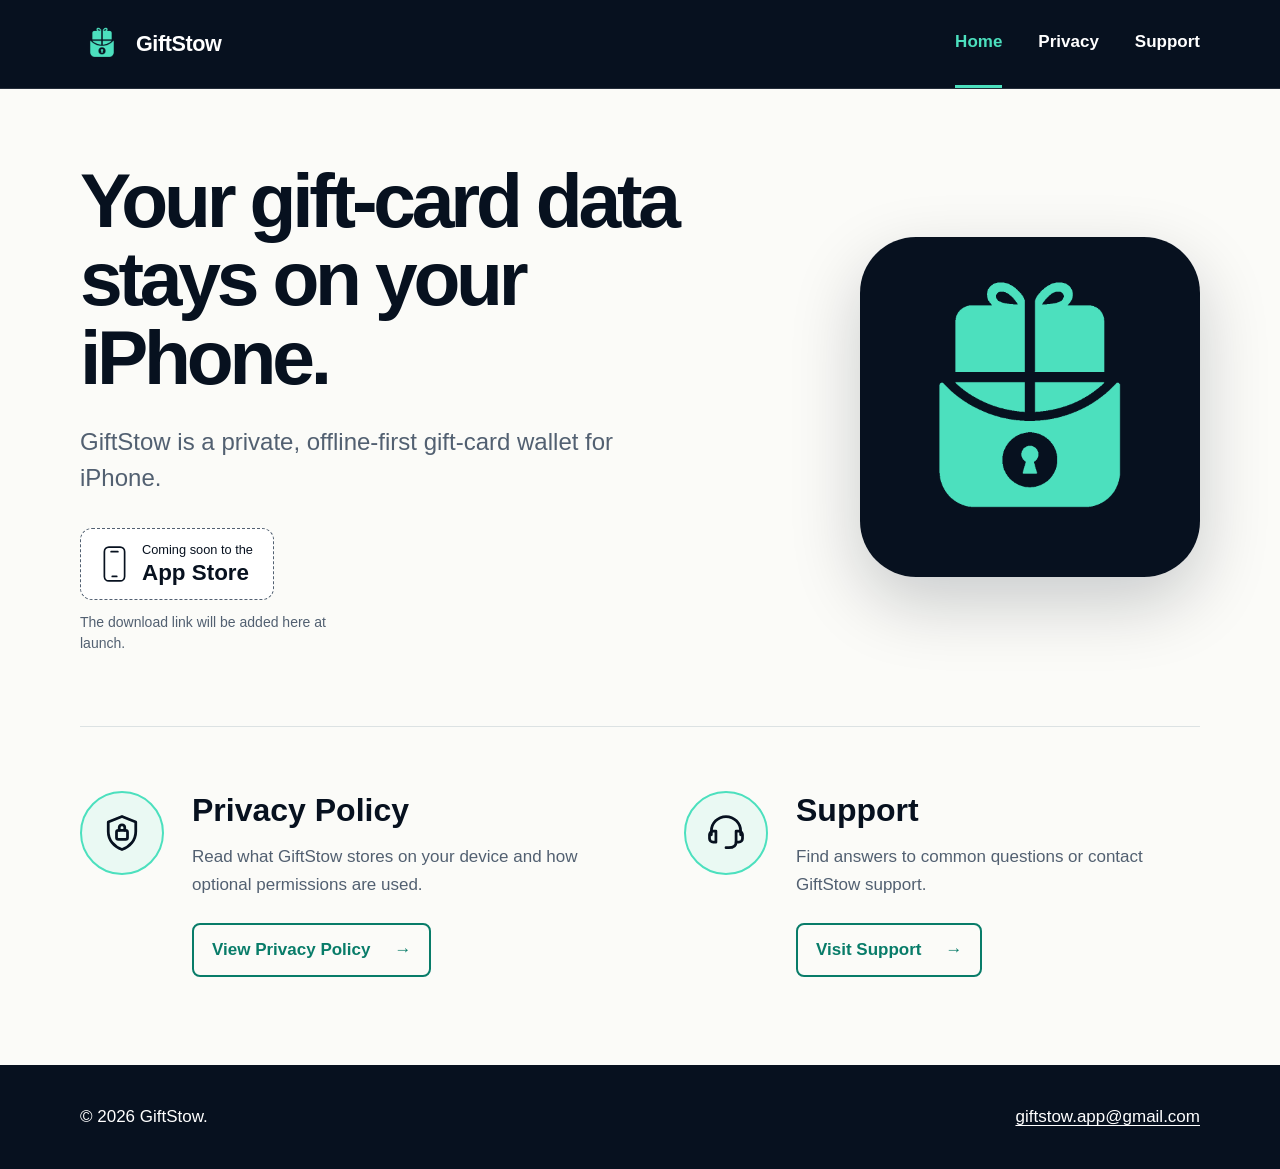
<file: index.html>
<!doctype html>
<html lang="en-AU">
  <head>
    <meta charset="utf-8" />
    <meta name="viewport" content="width=device-width, initial-scale=1" />
    <meta name="theme-color" content="#07111f" />
    <meta
      name="description"
      content="GiftStow privacy information and support for the private, offline-first gift-card wallet for iPhone."
    />
    <title>GiftStow — Privacy and Support</title>
    <link rel="icon" href="assets/giftstow-icon.png" />
    <link rel="stylesheet" href="styles.css" />
  </head>
  <body>
    <a class="skip-link" href="#main">Skip to content</a>
    <header class="site-header">
      <div class="header-inner">
        <a class="brand" href="index.html" aria-label="GiftStow home">
          <img src="assets/giftstow-icon.png" alt="" width="44" height="44" />
          <span>GiftStow</span>
        </a>
        <nav class="site-nav" aria-label="Primary navigation">
          <a href="index.html" aria-current="page">Home</a>
          <a href="privacy.html">Privacy</a>
          <a href="support.html">Support</a>
        </nav>
      </div>
    </header>

    <main id="main">
      <section class="hero page-shell">
        <div class="hero-copy">
          <h1>Your gift-card data stays on your iPhone.</h1>
          <p>GiftStow is a private, offline-first gift-card wallet for iPhone.</p>
          <div class="app-store-area" aria-label="App Store availability">
            <!-- At launch, replace this placeholder with Apple's official App Store badge linked to GiftStow's public listing. -->
            <div class="app-store-placeholder">
              <svg viewBox="0 0 24 32" aria-hidden="true">
                <rect x="3" y="1" width="18" height="30" rx="4" />
                <path d="M9 5h6M10 27h4" />
              </svg>
              <div>
                <span class="app-store-kicker">Coming soon to the</span>
                <span class="app-store-name">App Store</span>
              </div>
            </div>
            <span class="app-store-note">The download link will be added here at launch.</span>
          </div>
        </div>
        <img
          class="hero-logo"
          src="assets/giftstow-icon.png"
          alt="GiftStow gift-box lock logo"
          width="320"
          height="320"
        />
      </section>

      <section class="resource-list page-shell" aria-label="GiftStow resources">
        <article class="resource">
          <div class="resource-icon" aria-hidden="true">
            <svg viewBox="0 0 24 24">
              <path d="M12 3 4.5 6v5.2c0 4.7 3.1 8.3 7.5 9.8 4.4-1.5 7.5-5.1 7.5-9.8V6L12 3Z" />
              <rect x="9" y="10.5" width="6" height="5" rx="1" />
              <path d="M10.5 10.5V9a1.5 1.5 0 0 1 3 0v1.5" />
            </svg>
          </div>
          <div>
            <h2>Privacy Policy</h2>
            <p>Read what GiftStow stores on your device and how optional permissions are used.</p>
            <a class="button-link" href="privacy.html">
              View Privacy Policy
              <span aria-hidden="true">→</span>
            </a>
          </div>
        </article>

        <article class="resource">
          <div class="resource-icon" aria-hidden="true">
            <svg viewBox="0 0 24 24">
              <path d="M4 13v-2a8 8 0 0 1 16 0v2" />
              <path
                d="M6.5 17H5a2 2 0 0 1-2-2v-2a2 2 0 0 1 2-2h1.5v6Zm11 0H19a2 2 0 0 0 2-2v-2a2 2 0 0 0-2-2h-1.5v6Z"
              />
              <path d="M17.5 17c0 2-1.7 3-4 3H12" />
            </svg>
          </div>
          <div>
            <h2>Support</h2>
            <p>Find answers to common questions or contact GiftStow support.</p>
            <a class="button-link" href="support.html">
              Visit Support
              <span aria-hidden="true">→</span>
            </a>
          </div>
        </article>
      </section>
    </main>

    <footer class="site-footer">
      <div class="footer-inner">
        <span>© 2026 GiftStow.</span>
        <a href="mailto:giftstow.app@gmail.com">giftstow.app@gmail.com</a>
      </div>
    </footer>
  </body>
</html>
</file>
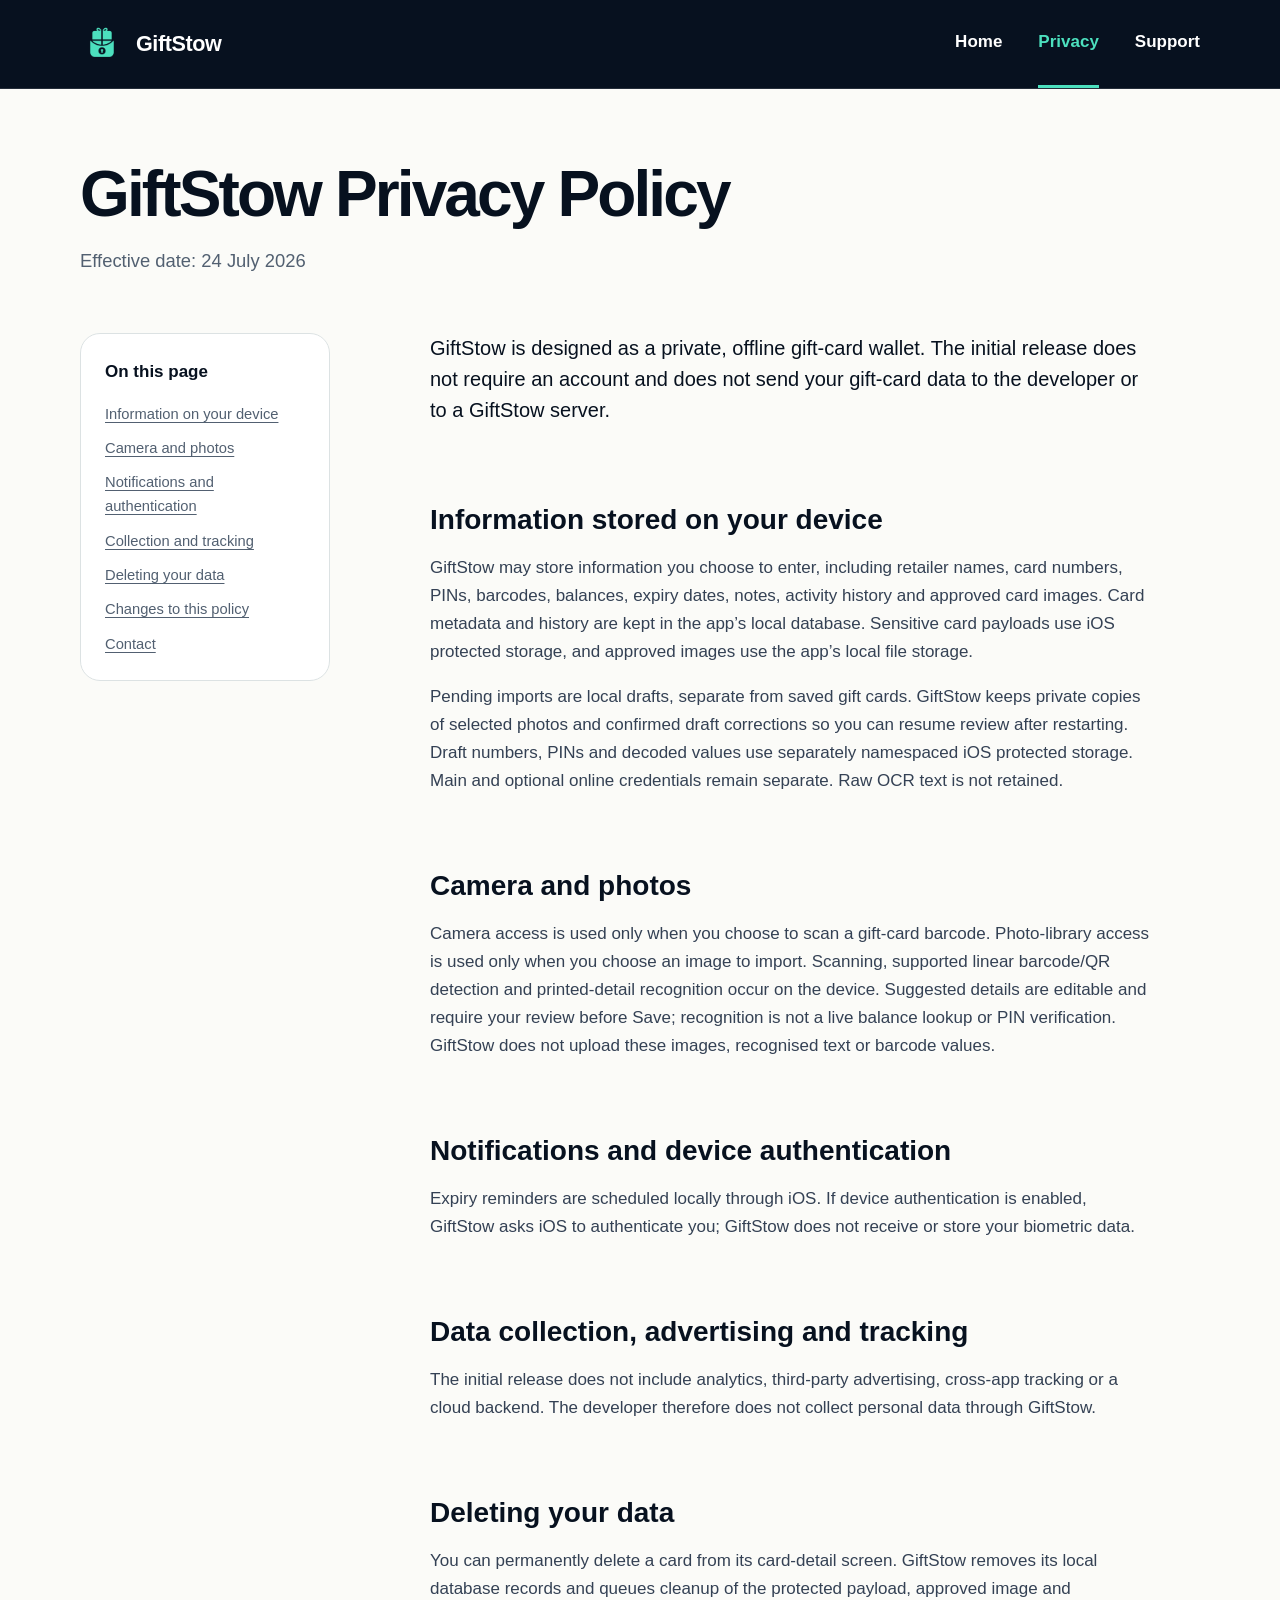
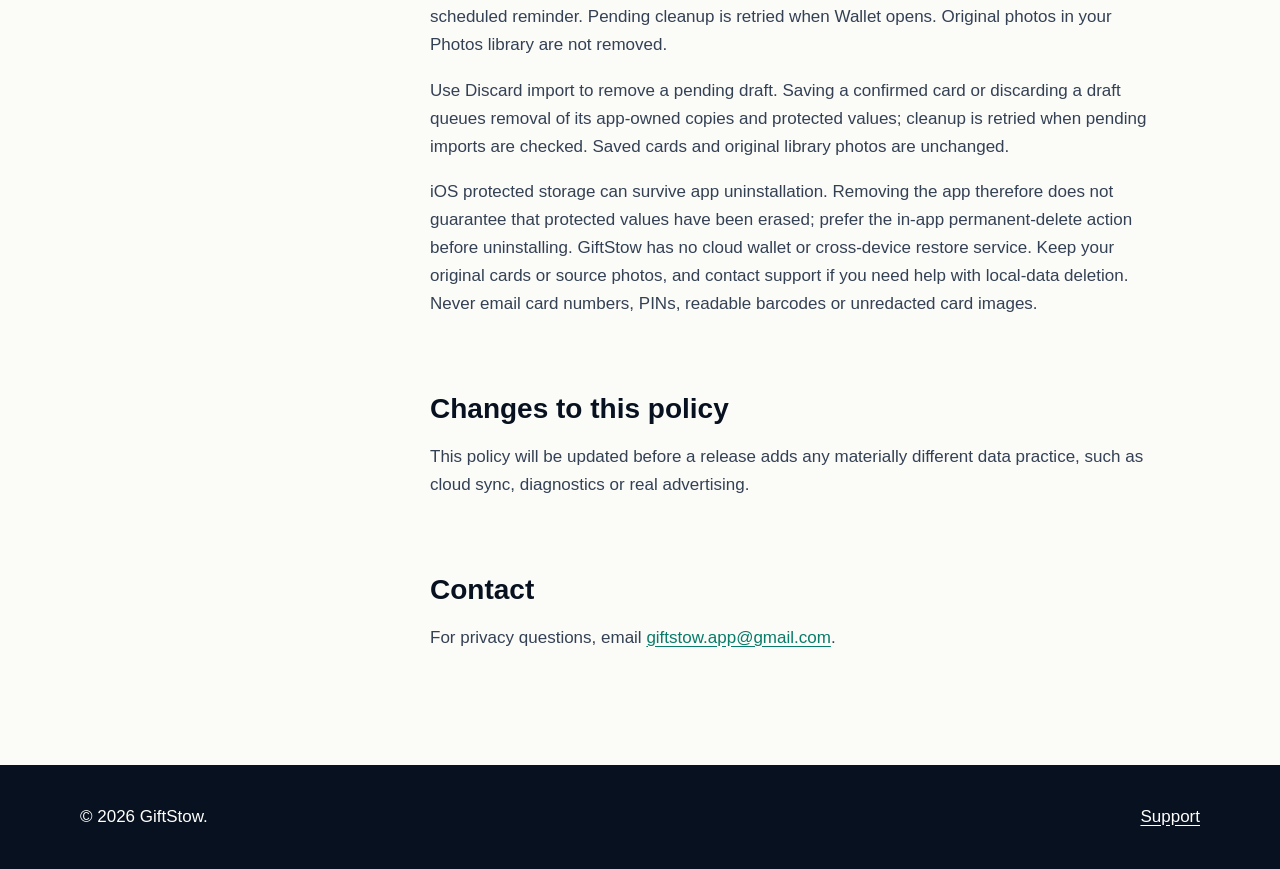
<file: privacy.html>
<!doctype html>
<html lang="en-AU">
  <head>
    <meta charset="utf-8" />
    <meta name="viewport" content="width=device-width, initial-scale=1" />
    <meta name="theme-color" content="#07111f" />
    <meta
      name="description"
      content="GiftStow Privacy Policy: what stays on your iPhone and how optional permissions are used."
    />
    <title>Privacy Policy — GiftStow</title>
    <link rel="icon" href="assets/giftstow-icon.png" />
    <link rel="stylesheet" href="styles.css" />
  </head>
  <body>
    <a class="skip-link" href="#main">Skip to content</a>
    <header class="site-header">
      <div class="header-inner">
        <a class="brand" href="index.html" aria-label="GiftStow home">
          <img src="assets/giftstow-icon.png" alt="" width="44" height="44" />
          <span>GiftStow</span>
        </a>
        <nav class="site-nav" aria-label="Primary navigation">
          <a href="index.html">Home</a>
          <a href="privacy.html" aria-current="page">Privacy</a>
          <a href="support.html">Support</a>
        </nav>
      </div>
    </header>

    <main id="main" class="document-shell page-shell">
      <header class="document-heading">
        <h1>GiftStow Privacy Policy</h1>
        <p>Effective date: 24 July 2026</p>
      </header>

      <div class="document-layout">
        <nav class="contents" aria-label="Privacy policy sections">
          <strong>On this page</strong>
          <a href="#device">Information on your device</a>
          <a href="#camera">Camera and photos</a>
          <a href="#authentication">Notifications and authentication</a>
          <a href="#collection">Collection and tracking</a>
          <a href="#deletion">Deleting your data</a>
          <a href="#changes">Changes to this policy</a>
          <a href="#contact">Contact</a>
        </nav>

        <article class="prose">
          <p class="lead">
            GiftStow is designed as a private, offline gift-card wallet. The initial release does
            not require an account and does not send your gift-card data to the developer or to a
            GiftStow server.
          </p>

          <section id="device">
            <h2>Information stored on your device</h2>
            <p>
              GiftStow may store information you choose to enter, including retailer names, card
              numbers, PINs, barcodes, balances, expiry dates, notes, activity history and approved
              card images. Card metadata and history are kept in the app’s local database. Sensitive
              card payloads use iOS protected storage, and approved images use the app’s local file
              storage.
            </p>
            <p>
              Pending imports are local drafts, separate from saved gift cards. GiftStow keeps
              private copies of selected photos and confirmed draft corrections so you can resume
              review after restarting. Draft numbers, PINs and decoded values use separately
              namespaced iOS protected storage. Main and optional online credentials remain
              separate. Raw OCR text is not retained.
            </p>
          </section>

          <section id="camera">
            <h2>Camera and photos</h2>
            <p>
              Camera access is used only when you choose to scan a gift-card barcode. Photo-library
              access is used only when you choose an image to import. Scanning, supported linear
              barcode/QR detection and printed-detail recognition occur on the device. Suggested
              details are editable and require your review before Save; recognition is not a live
              balance lookup or PIN verification. GiftStow does not upload these images, recognised
              text or barcode values.
            </p>
          </section>

          <section id="authentication">
            <h2>Notifications and device authentication</h2>
            <p>
              Expiry reminders are scheduled locally through iOS. If device authentication is
              enabled, GiftStow asks iOS to authenticate you; GiftStow does not receive or store
              your biometric data.
            </p>
          </section>

          <section id="collection">
            <h2>Data collection, advertising and tracking</h2>
            <p>
              The initial release does not include analytics, third-party advertising, cross-app
              tracking or a cloud backend. The developer therefore does not collect personal data
              through GiftStow.
            </p>
          </section>

          <section id="deletion">
            <h2>Deleting your data</h2>
            <p>
              You can permanently delete a card from its card-detail screen. GiftStow removes its
              local database records and queues cleanup of the protected payload, approved image and
              scheduled reminder. Pending cleanup is retried when Wallet opens. Original photos in
              your Photos library are not removed.
            </p>
            <p>
              Use Discard import to remove a pending draft. Saving a confirmed card or discarding a
              draft queues removal of its app-owned copies and protected values; cleanup is retried
              when pending imports are checked. Saved cards and original library photos are
              unchanged.
            </p>
            <p>
              iOS protected storage can survive app uninstallation. Removing the app therefore does
              not guarantee that protected values have been erased; prefer the in-app
              permanent-delete action before uninstalling. GiftStow has no cloud wallet or
              cross-device restore service. Keep your original cards or source photos, and contact
              support if you need help with local-data deletion. Never email card numbers, PINs,
              readable barcodes or unredacted card images.
            </p>
          </section>

          <section id="changes">
            <h2>Changes to this policy</h2>
            <p>
              This policy will be updated before a release adds any materially different data
              practice, such as cloud sync, diagnostics or real advertising.
            </p>
          </section>

          <section id="contact">
            <h2>Contact</h2>
            <p>
              For privacy questions, email
              <a href="mailto:giftstow.app@gmail.com">giftstow.app@gmail.com</a>.
            </p>
          </section>
        </article>
      </div>
    </main>

    <footer class="site-footer">
      <div class="footer-inner">
        <span>© 2026 GiftStow.</span>
        <a href="support.html">Support</a>
      </div>
    </footer>
  </body>
</html>
</file>
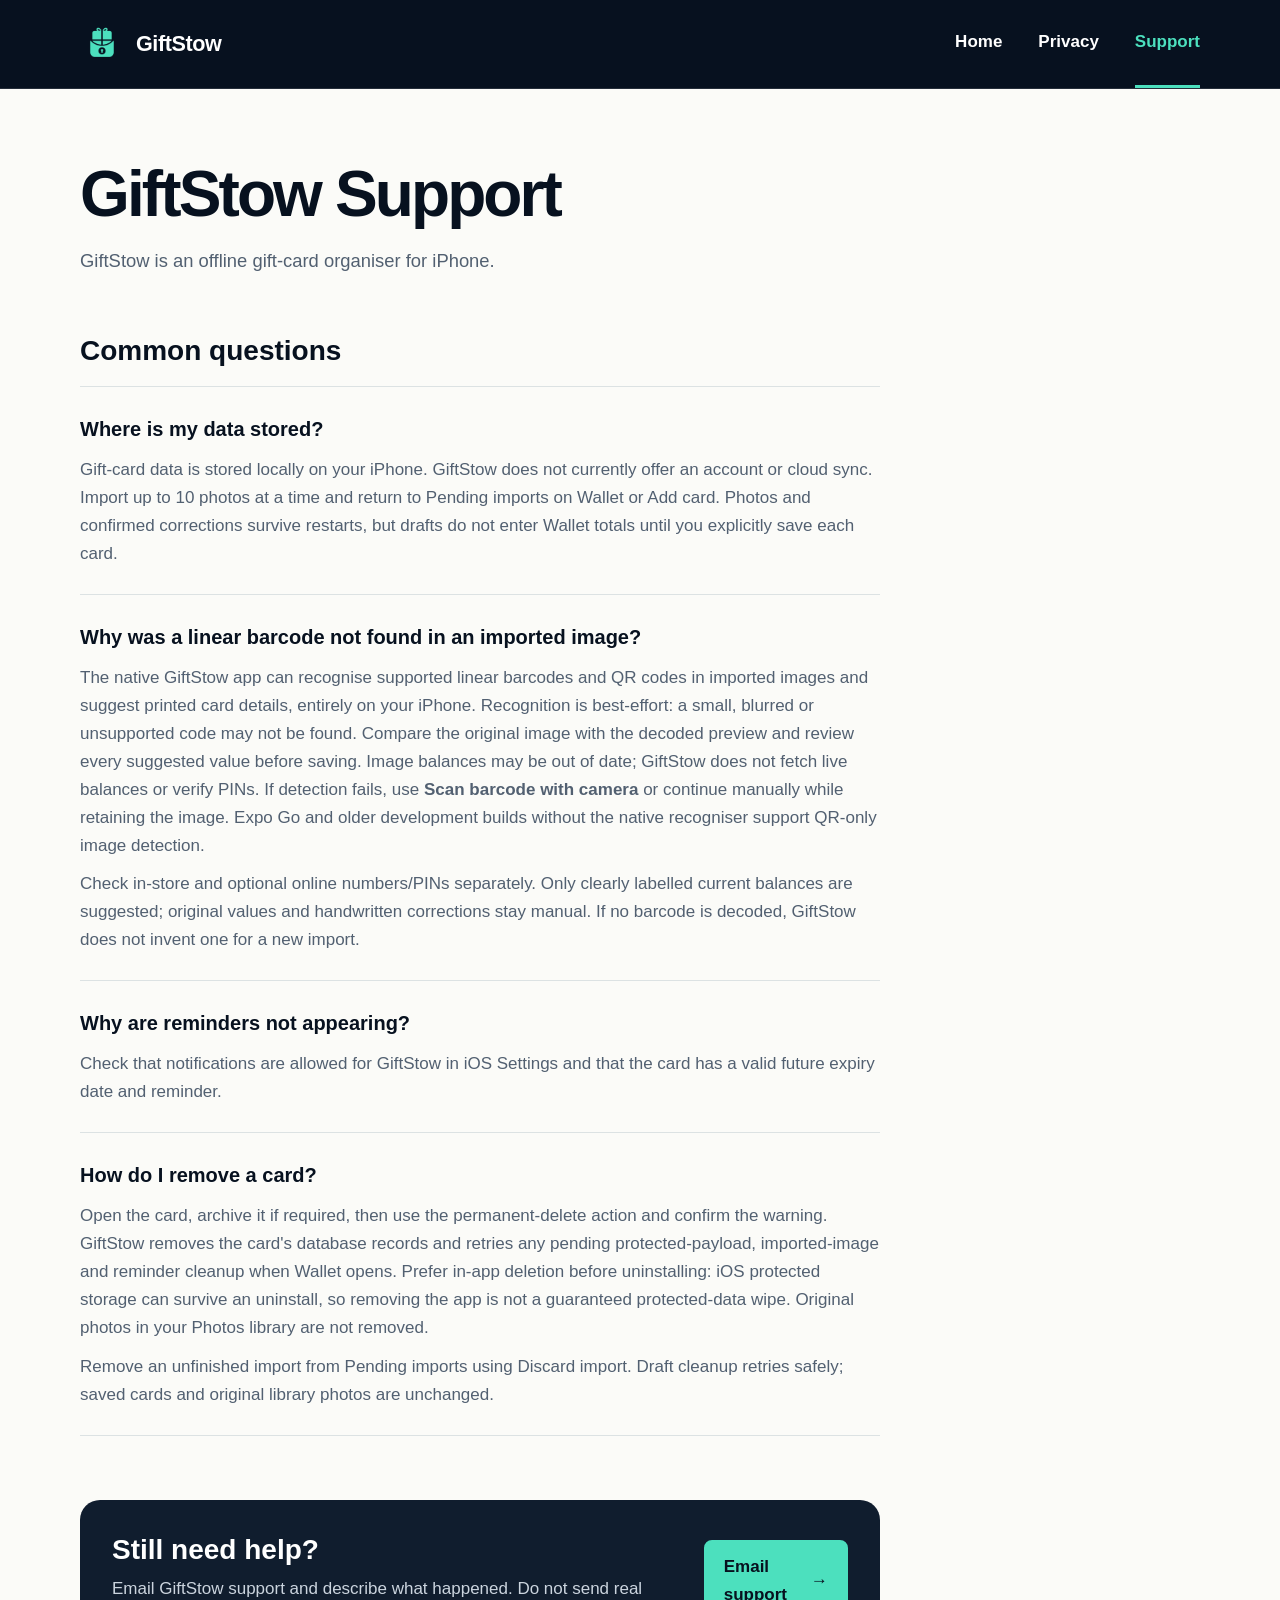
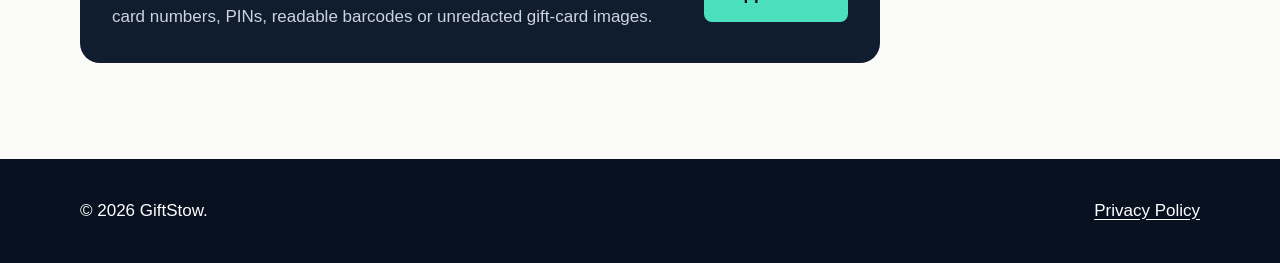
<file: support.html>
<!doctype html>
<html lang="en-AU">
  <head>
    <meta charset="utf-8" />
    <meta name="viewport" content="width=device-width, initial-scale=1" />
    <meta name="theme-color" content="#07111f" />
    <meta
      name="description"
      content="GiftStow support: answers to common questions about local data, barcode scanning, reminders and card deletion."
    />
    <title>Support — GiftStow</title>
    <link rel="icon" href="assets/giftstow-icon.png" />
    <link rel="stylesheet" href="styles.css" />
  </head>
  <body>
    <a class="skip-link" href="#main">Skip to content</a>
    <header class="site-header">
      <div class="header-inner">
        <a class="brand" href="index.html" aria-label="GiftStow home">
          <img src="assets/giftstow-icon.png" alt="" width="44" height="44" />
          <span>GiftStow</span>
        </a>
        <nav class="site-nav" aria-label="Primary navigation">
          <a href="index.html">Home</a>
          <a href="privacy.html">Privacy</a>
          <a href="support.html" aria-current="page">Support</a>
        </nav>
      </div>
    </header>

    <main id="main" class="support-shell page-shell">
      <header class="document-heading">
        <h1>GiftStow Support</h1>
        <p>GiftStow is an offline gift-card organiser for iPhone.</p>
      </header>

      <section class="questions" aria-labelledby="questions-heading">
        <h2 id="questions-heading">Common questions</h2>

        <article>
          <h3>Where is my data stored?</h3>
          <p>
            Gift-card data is stored locally on your iPhone. GiftStow does not currently offer an
            account or cloud sync. Import up to 10 photos at a time and return to Pending imports on
            Wallet or Add card. Photos and confirmed corrections survive restarts, but drafts do not
            enter Wallet totals until you explicitly save each card.
          </p>
        </article>

        <article>
          <h3>Why was a linear barcode not found in an imported image?</h3>
          <p>
            The native GiftStow app can recognise supported linear barcodes and QR codes in imported
            images and suggest printed card details, entirely on your iPhone. Recognition is
            best-effort: a small, blurred or unsupported code may not be found. Compare the original
            image with the decoded preview and review every suggested value before saving. Image
            balances may be out of date; GiftStow does not fetch live balances or verify PINs. If
            detection fails, use <strong>Scan barcode with camera</strong> or continue manually
            while retaining the image. Expo Go and older development builds without the native
            recogniser support QR-only image detection.
          </p>
          <p>
            Check in-store and optional online numbers/PINs separately. Only clearly labelled
            current balances are suggested; original values and handwritten corrections stay manual.
            If no barcode is decoded, GiftStow does not invent one for a new import.
          </p>
        </article>

        <article>
          <h3>Why are reminders not appearing?</h3>
          <p>
            Check that notifications are allowed for GiftStow in iOS Settings and that the card has
            a valid future expiry date and reminder.
          </p>
        </article>

        <article>
          <h3>How do I remove a card?</h3>
          <p>
            Open the card, archive it if required, then use the permanent-delete action and confirm
            the warning. GiftStow removes the card's database records and retries any pending
            protected-payload, imported-image and reminder cleanup when Wallet opens. Prefer in-app
            deletion before uninstalling: iOS protected storage can survive an uninstall, so
            removing the app is not a guaranteed protected-data wipe. Original photos in your Photos
            library are not removed.
          </p>
          <p>
            Remove an unfinished import from Pending imports using Discard import. Draft cleanup
            retries safely; saved cards and original library photos are unchanged.
          </p>
        </article>
      </section>

      <section class="contact-panel" aria-labelledby="contact-heading">
        <div>
          <h2 id="contact-heading">Still need help?</h2>
          <p>
            Email GiftStow support and describe what happened. Do not send real card numbers, PINs,
            readable barcodes or unredacted gift-card images.
          </p>
        </div>
        <a class="button-link button-solid" href="mailto:giftstow.app@gmail.com">
          Email support
          <span aria-hidden="true">→</span>
        </a>
      </section>
    </main>

    <footer class="site-footer">
      <div class="footer-inner">
        <span>© 2026 GiftStow.</span>
        <a href="privacy.html">Privacy Policy</a>
      </div>
    </footer>
  </body>
</html>
</file>
<file: styles.css>
:root {
  color-scheme: light;
  --navy: #07111f;
  --navy-soft: #101d2e;
  --accent: #4ce0be;
  --accent-dark: #087c69;
  --paper: #fbfbf8;
  --surface: #ffffff;
  --text: #101827;
  --muted: #526071;
  --line: #dce2e3;
  --focus: #1769e0;
  --page-width: 1120px;
  --radius: 20px;
  font-family:
    Inter,
    ui-sans-serif,
    -apple-system,
    BlinkMacSystemFont,
    'Segoe UI',
    sans-serif;
  font-synthesis: none;
}

* {
  box-sizing: border-box;
}

html {
  scroll-behavior: smooth;
}

body {
  min-width: 320px;
  margin: 0;
  color: var(--text);
  background: var(--paper);
  font-size: 17px;
  line-height: 1.65;
  -webkit-font-smoothing: antialiased;
}

img,
svg {
  display: block;
}

a {
  color: var(--accent-dark);
  text-underline-offset: 0.2em;
}

a:hover {
  text-decoration-thickness: 2px;
}

a:focus-visible {
  outline: 3px solid var(--focus);
  outline-offset: 4px;
  border-radius: 4px;
}

.skip-link {
  position: fixed;
  z-index: 10;
  top: 12px;
  left: 12px;
  padding: 10px 14px;
  color: var(--navy);
  background: var(--accent);
  font-weight: 700;
  transform: translateY(-160%);
}

.skip-link:focus {
  transform: translateY(0);
}

.page-shell,
.header-inner,
.footer-inner {
  width: min(calc(100% - 40px), var(--page-width));
  margin-inline: auto;
}

.site-header {
  color: white;
  background: var(--navy);
  border-bottom: 1px solid rgb(255 255 255 / 12%);
}

.header-inner {
  min-height: 88px;
  display: flex;
  align-items: center;
  justify-content: space-between;
  gap: 32px;
}

.brand {
  display: inline-flex;
  align-items: center;
  gap: 12px;
  color: white;
  font-size: 1.35rem;
  font-weight: 750;
  letter-spacing: -0.02em;
  text-decoration: none;
}

.brand img {
  border-radius: 10px;
}

.site-nav {
  display: flex;
  align-self: stretch;
  align-items: stretch;
  gap: 36px;
}

.site-nav a {
  min-width: 44px;
  display: inline-flex;
  align-items: center;
  justify-content: center;
  color: white;
  font-weight: 650;
  text-decoration: none;
  border-bottom: 3px solid transparent;
}

.site-nav a:hover,
.site-nav a[aria-current='page'] {
  color: var(--accent);
  border-bottom-color: var(--accent);
}

.hero {
  min-height: 520px;
  display: grid;
  grid-template-columns: minmax(0, 1.2fr) minmax(260px, 0.8fr);
  align-items: center;
  gap: clamp(40px, 8vw, 96px);
  padding-block: 72px;
}

.hero h1 {
  max-width: 720px;
  margin: 0;
  color: var(--navy);
  font-size: clamp(3rem, 6vw, 5.25rem);
  line-height: 1.02;
  letter-spacing: -0.055em;
}

.hero p {
  max-width: 600px;
  margin: 28px 0 0;
  color: var(--muted);
  font-size: clamp(1.15rem, 2vw, 1.5rem);
  line-height: 1.5;
}

.app-store-area {
  display: grid;
  justify-items: start;
  gap: 12px;
  margin-top: 32px;
}

.app-store-placeholder {
  display: inline-flex;
  align-items: center;
  gap: 14px;
  padding: 12px 20px;
  color: var(--navy);
  background: var(--surface);
  border: 1px dashed var(--muted);
  border-radius: 12px;
  text-align: left;
}

.app-store-placeholder svg {
  width: 27px;
  height: 36px;
  fill: none;
  stroke: currentColor;
  stroke-width: 1.5;
  stroke-linecap: round;
}

.app-store-kicker,
.app-store-name {
  display: block;
}

.app-store-kicker {
  font-size: 0.8rem;
  line-height: 1.4;
}

.app-store-name {
  font-size: 1.4rem;
  font-weight: 700;
  line-height: 1.25;
}

.app-store-note {
  max-width: 34ch;
  color: var(--muted);
  font-size: 0.875rem;
  line-height: 1.5;
}

.hero-logo {
  width: min(100%, 340px);
  height: auto;
  justify-self: end;
  border-radius: 56px;
  box-shadow: 0 26px 70px rgb(7 17 31 / 20%);
}

.resource-list {
  display: grid;
  grid-template-columns: repeat(2, minmax(0, 1fr));
  gap: clamp(44px, 7vw, 88px);
  padding-block: 64px 88px;
  border-top: 1px solid var(--line);
}

.resource {
  display: grid;
  grid-template-columns: 84px minmax(0, 1fr);
  align-items: start;
  gap: 28px;
}

.resource h2 {
  margin: 0;
  color: var(--navy);
  font-size: clamp(1.6rem, 3vw, 2rem);
  line-height: 1.2;
}

.resource p {
  min-height: 3.3em;
  margin: 14px 0 24px;
  color: var(--muted);
}

.resource-icon {
  width: 84px;
  height: 84px;
  display: grid;
  place-items: center;
  color: var(--navy);
  background: rgb(76 224 190 / 10%);
  border: 2px solid var(--accent);
  border-radius: 50%;
}

.resource-icon svg {
  width: 44px;
  height: 44px;
  fill: none;
  stroke: currentColor;
  stroke-width: 1.5;
  stroke-linecap: round;
  stroke-linejoin: round;
}

.button-link {
  min-height: 50px;
  display: inline-flex;
  align-items: center;
  justify-content: center;
  gap: 24px;
  padding: 11px 18px;
  color: var(--accent-dark);
  background: transparent;
  border: 2px solid var(--accent-dark);
  border-radius: 8px;
  font-weight: 700;
  text-decoration: none;
}

.button-link:hover {
  color: var(--navy);
  background: var(--accent);
  border-color: var(--accent);
}

.button-solid {
  color: var(--navy);
  background: var(--accent);
  border-color: var(--accent);
}

.site-footer {
  color: white;
  background: var(--navy);
}

.footer-inner {
  min-height: 104px;
  display: flex;
  align-items: center;
  justify-content: space-between;
  gap: 24px;
}

.site-footer a {
  color: white;
}

.document-shell,
.support-shell {
  padding-block: 72px 96px;
}

.document-heading {
  max-width: 800px;
  margin-bottom: 56px;
}

.document-heading h1 {
  margin: 0;
  color: var(--navy);
  font-size: clamp(2.6rem, 5vw, 4.5rem);
  line-height: 1.05;
  letter-spacing: -0.045em;
}

.document-heading p {
  margin: 18px 0 0;
  color: var(--muted);
  font-size: 1.15rem;
}

.document-layout {
  display: grid;
  grid-template-columns: 250px minmax(0, 720px);
  gap: clamp(48px, 8vw, 100px);
  align-items: start;
}

.contents {
  position: sticky;
  top: 32px;
  display: grid;
  gap: 10px;
  padding: 24px;
  background: var(--surface);
  border: 1px solid var(--line);
  border-radius: var(--radius);
}

.contents strong {
  margin-bottom: 6px;
  color: var(--navy);
}

.contents a {
  color: var(--muted);
  font-size: 0.92rem;
}

.prose {
  max-width: 720px;
}

.prose .lead {
  margin-top: 0;
  color: var(--navy);
  font-size: 1.25rem;
  line-height: 1.55;
}

.prose section {
  scroll-margin-top: 24px;
  padding-top: 14px;
}

.prose h2,
.questions h2,
.contact-panel h2 {
  color: var(--navy);
  font-size: 1.75rem;
  line-height: 1.25;
}

.prose h2 {
  margin: 42px 0 12px;
}

.prose p {
  color: #344154;
}

.questions {
  max-width: 800px;
}

.questions > h2 {
  margin: 0 0 18px;
}

.questions article {
  padding-block: 26px;
  border-top: 1px solid var(--line);
}

.questions article:last-child {
  border-bottom: 1px solid var(--line);
}

.questions h3 {
  margin: 0;
  color: var(--navy);
  font-size: 1.25rem;
}

.questions p {
  margin: 10px 0 0;
  color: var(--muted);
}

.contact-panel {
  max-width: 800px;
  margin-top: 64px;
  padding: 32px;
  display: flex;
  align-items: center;
  justify-content: space-between;
  gap: 32px;
  color: white;
  background: var(--navy-soft);
  border-radius: var(--radius);
}

.contact-panel h2 {
  margin: 0;
  color: white;
}

.contact-panel p {
  margin: 8px 0 0;
  color: #cbd4de;
}

@media (max-width: 760px) {
  body {
    font-size: 16px;
  }

  .page-shell,
  .header-inner,
  .footer-inner {
    width: min(calc(100% - 32px), var(--page-width));
  }

  .header-inner {
    min-height: 76px;
    gap: 18px;
  }

  .brand {
    gap: 8px;
    font-size: 1.1rem;
  }

  .brand img {
    width: 38px;
    height: 38px;
  }

  .site-nav {
    gap: 14px;
  }

  .site-nav a {
    font-size: 0.88rem;
  }

  .hero {
    min-height: auto;
    grid-template-columns: 1fr;
    gap: 36px;
    padding-block: 56px;
    text-align: center;
  }

  .hero h1 {
    font-size: clamp(2.7rem, 13vw, 4.2rem);
  }

  .hero p {
    margin-inline: auto;
  }

  .app-store-area {
    justify-items: center;
  }

  .hero-logo {
    width: min(70vw, 280px);
    justify-self: center;
    border-radius: 44px;
  }

  .resource-list {
    grid-template-columns: 1fr;
    gap: 0;
    padding-block: 24px 56px;
  }

  .resource {
    grid-template-columns: 64px minmax(0, 1fr);
    gap: 20px;
    padding-block: 28px;
  }

  .resource + .resource {
    border-top: 1px solid var(--line);
  }

  .resource-icon {
    width: 64px;
    height: 64px;
  }

  .resource-icon svg {
    width: 34px;
    height: 34px;
  }

  .resource p {
    min-height: 0;
  }

  .footer-inner {
    min-height: 116px;
    flex-direction: column;
    align-items: flex-start;
    justify-content: center;
    gap: 6px;
  }

  .document-shell,
  .support-shell {
    padding-block: 52px 72px;
  }

  .document-heading {
    margin-bottom: 40px;
  }

  .document-layout {
    grid-template-columns: 1fr;
    gap: 36px;
  }

  .contents {
    position: static;
  }

  .contact-panel {
    align-items: flex-start;
    flex-direction: column;
  }
}

@media (max-width: 460px) {
  .header-inner {
    align-items: flex-start;
    flex-direction: column;
    padding-block: 14px;
  }

  .site-nav {
    width: 100%;
    min-height: 44px;
    justify-content: space-between;
  }

  .site-nav a {
    flex: 1;
  }

  .resource {
    grid-template-columns: 1fr;
  }

  .button-link {
    width: 100%;
  }
}

@media (prefers-reduced-motion: reduce) {
  html {
    scroll-behavior: auto;
  }
}
</file>
